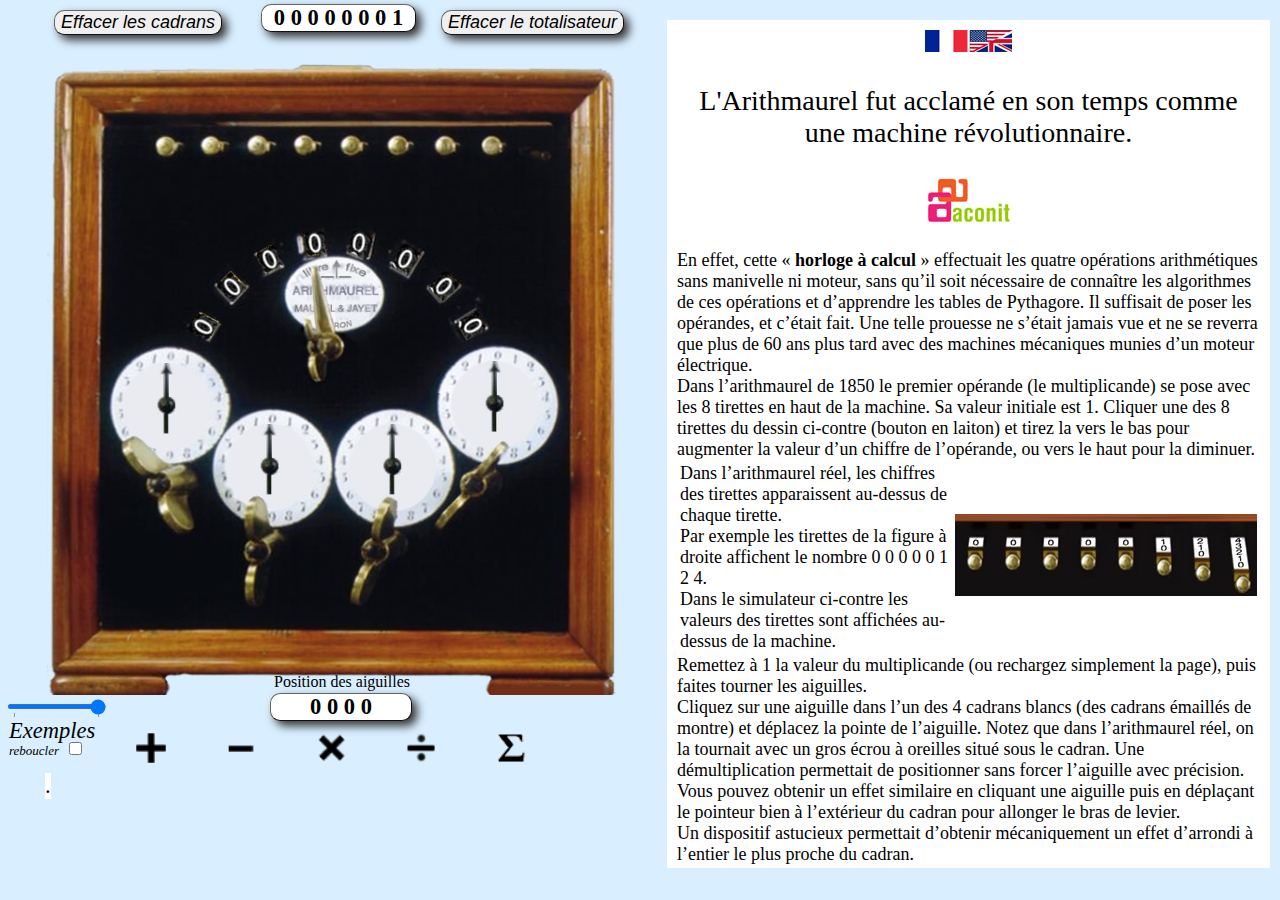
<file: src_arithmaurel2D/arithmaurel.html>
<!DOCTYPE html>
<html>
  <head>
    	<meta charset="utf-8">
    	<title>Arithmaurel</title>
		<meta name="keywords" content="aconit, arithmaurel, simulation, timoleon maurel, jean jayet, voiron, cylindre de leibniz, stepped drum, step reckoner">
		<meta name="description" content="Simulateur de l'Arithmaurel de Maurel et Jayet de 1850">
		<link rel="icon" type="jpg/png" href="images/favicon.png" />
		<link rel="stylesheet" type="text/css" href="style.css"/>
		<style>
			body { margin: 0; overflow: hidden; }
			button:hover:enabled { background-color: DarkGrey; color : White}
			pan:active { background-color: White }
		</style>
  </head>

  <body> 
    <canvas id="calque1"; style="z-index:1; position:absolute; left:0px; top:20px;"><p>Dessin non autorisé</p></canvas>
    <canvas id="calque2"; style="z-index:2; position:absolute; left:0px; top:20px;"><br>Votre navigateur </canvas>
    <canvas id="calque3"; style="z-index:3; position:absolute; left:0px; top:20px;">ne le supporte pas </canvas>

	<script src="arithmaurel-echelle.js"></script>
	<script src="auxiliaire.js"></script>
	<script src="notice.js"></script>
	<button id="RAZflech" onclick="RAZflech(); abort()">Effacer les cadrans</button>
	<button id="RAZdisk"  onclick="RAZdisk(5);  abort()">Effacer le totalisateur</button>
	<div id="tirette">&nbsp;0 0 0 0 0 0 0 1&nbsp;</div>
	<div id="aiguilles">Position des aiguilles</div>
	<div id="cadran">&nbsp;0 0 0 0&nbsp;</div>
	<div class="retard"><input id="slide" type="range" min="0" max="100" value="99" list="textRetard" onchange="Delai = 590 -  5 * (this.value)"></div>
	<datalist id="textRetard"> <option value="0" label="lent"> <option value="100" label="vif"> </datalist>
	<div id="exemples"><span id="executer">Exemples<br><font size="-1">reboucler</font></span> <input type="checkbox" id="boucle"/>
		<div id="bAddition" onclick="exempleAddition(1)" >
			<img id="imbAddition" alt="dessin +" src="images/Plus.png" onmouseover="bigImg(imbAddition)" onmouseout="smallImg(imbAddition)"/>
		</div>
		<div id="bSoustraction" onclick="exempleSoustraction(1)" >
			<img id="imbSoustraction" alt="dessin -" src="images/Moins.png" onmouseover="bigImg(imbSoustraction)" onmouseout="smallImg(imbSoustraction)"/>
		</div>
		<div id="bMultiplication" onclick="exempleMultiplication(1)" >
			<img id="imbMultiplication" alt="dessin x" src="images/Fois.png" onmouseover="bigImg(imbMultiplication)" onmouseout="smallImg(imbMultiplication)"/>
		</div>
		<div id="bDivision" onclick="exempleDivision(1)" >
			<img id="imbDivision" alt="dessin /" src="images/Diviser.png" onmouseover="bigImg(imbDivision)" onmouseout="smallImg(imbDivision)"/>
		</div>
		<div id="bSigma" onclick="exempleSigma(1)" >
			<img id="imbSigma" alt="dessin /" src="images/Sigma.png" onmouseover="bigImg(imbSigma)" onmouseout="smallImg(imbSigma)"/>
		</div>
		</div>
	<div id="textExemples">.</div>	
	<div id="avertissement"></div>
 
</body>
</html>
</file>
<file: src_arithmaurel2D/style.css>
body {
	font-family: Palatino,Times New Roman, serif;
	background-color: #d9efff;
	width : 100%;
	height : 100%;
	overflow : hidden;
	margin : 0;	
}

#tirette{   /* valeur des tirettes */
	position : absolute;
	top : 4px;
	left : 29vh ;
	width : 17vh;
	text-align: center;
	border: 1px outset #656565;
	border-radius: 10px;
	box-shadow: 5px 5px 10px #343434;
	font-size : 2.5vh;
	font-style : normal;
	font-weight: bold;
        font-family: "times new roman", times, serif;
	background-color: white;
}

#aiguilles{   /* texte : Position des aiguilles */
	position : absolute;
	top : calc(77% - 20px);
	left : calc(38vh - 70px);  
	width : 140px;
	text-align: center;
	font-size : 16px;
	font-style : normal;
	font-weight: normal;
        font-family: "times new roman", times, serif;
}

#cadran{   /* valeur des aiguilles sur cadrans */
	position : absolute;
	top : 77%;
	left : calc(38vh - 72px); 
	width : 140px;
	border: 1px outset #656565;
	border-radius: 10px;
	box-shadow: 5px 5px 10px #343434;
	text-align: center;
	font-size : 2.5vh;
	font-style : normal;
	font-weight: bold;
        font-family: "times new roman", times, serif;
	background-color: white;
}

#RAZflech{ /* effacer cadrans */
	position : absolute;
	top : 10px;
	left : 6vh;
	border: 1px outset #656565;
	border-radius: 10px;
	box-shadow: 5px 5px 10px #343434;
	font-size : 2vh ;
	font-style : italic;
}

#RAZdisk{ /* effacer totalisateur */
	position : absolute;
	top : 10px;
	left : 49vh;
	border: 1px outset #656565;
	border-radius: 10px;
	box-shadow: 5px 5px 10px #343434;
	font-size : 2vh ;
	font-style : italic;
}

#avertissement{
	position : absolute;
	top : 10px;
	left : 73vh;
	margin : 10px;
	padding : 10px;
 	background-color: white;
	height: 92%;
	font-size : 18px ;
  	overflow-y: scroll;
  	scrollbar-color: lightblue lightgrey;
}

#exemples{
	position : absolute;
	width : 50%;
	height : 5%;
	top : calc(77% + 30px);
	left : 1vh;
	font-style : bold; 
	font-style : italic;
	font-size : 2.5vh;
	line-height: 70%;
}

.retard input{
	position : absolute;
	top : calc(78%);
	left : 5px; 
	width : 100px;
	height : 5px;
	
}

#bAddition {
    position:absolute;
	width : 3.5vh ;
	height : 3.5vh ;
	bottom : 9% ;
	left : 14vh;   
}
#bAddition img {
    width : 100%;
    height: 100%;
}

#bSoustraction {
    position:absolute;
	width : 3.5vh ;
	height : 3.5vh ;
	bottom : 9% ;
	left : 24vh;
}
#bSoustraction img {
    width : 100%;
    height: 100%;
}

#bMultiplication {
    position:absolute;
	width : 3.5vh ;
	height : 3.5vh ;
	bottom : 9% ;
	left : 34vh;	
}
#bMultiplication img {
    width : 100%;
    height: 100%;
}

#bDivision {
    position:absolute;
	width : 3.5vh ;
	height : 3.5vh ;
	bottom : 9% ;
	left : 44vh;	
}
#bDivision img {
    width : 100%;
    height: 100%;
}

#bSigma {
    position:absolute;
	width : 3.5vh ;
	height : 3.5vh ;
	bottom : 9% ;
	left : 54vh;	
}
#bSigma img {
    width : 100%;
    height: 100%;
}

#textExemples{ /* display exemples */
	position : absolute;
	top : calc(77% + 80px);
	left : 5vh;
	font-style :normal;
	font-weight: normal;
	font-size: 2.5vh;
	background-color: white;
}

}
</file>
